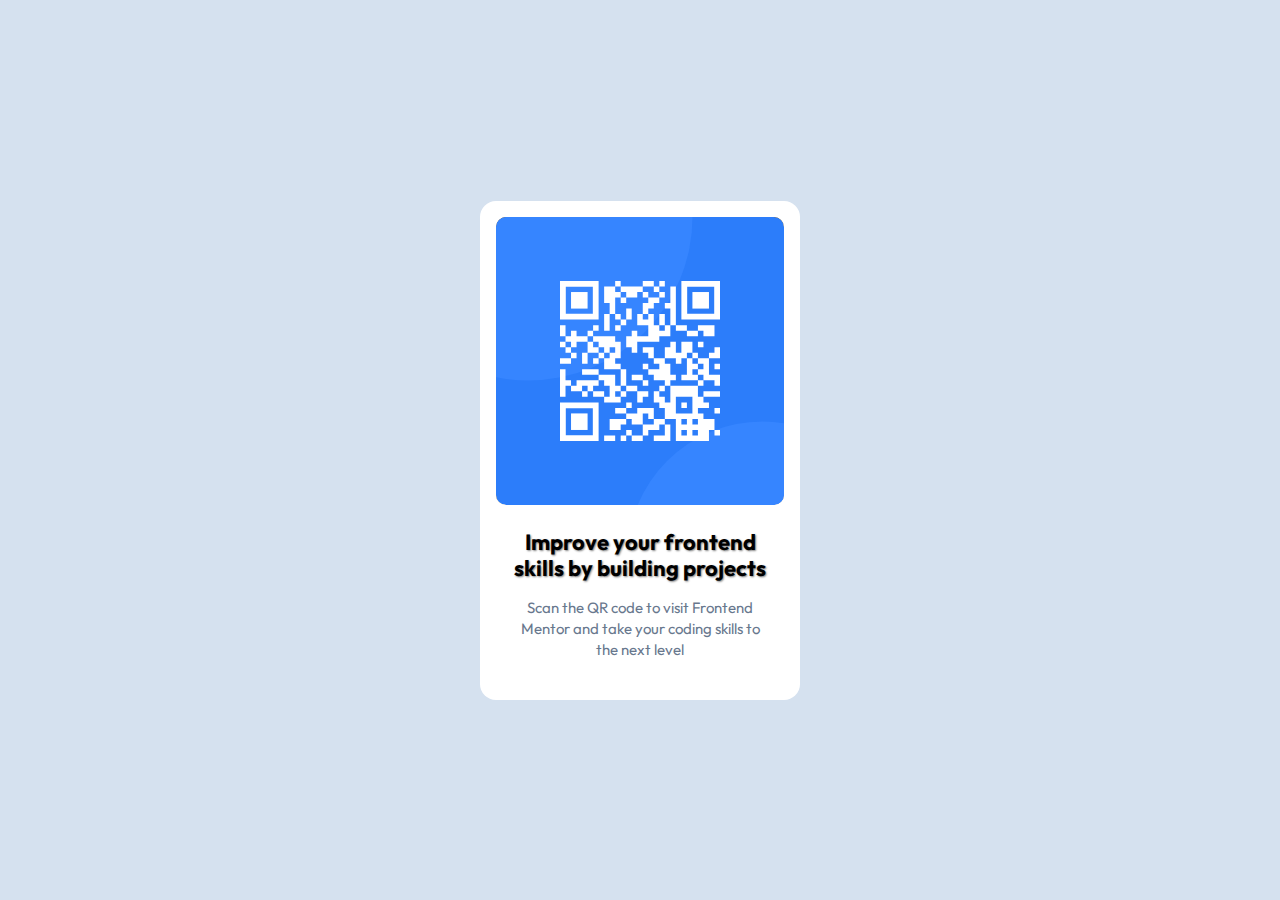
<file: Projects/index.html>
<!DOCTYPE html>
<html lang="en">
<head>
    <link rel="preconnect" href="https://fonts.googleapis.com">
    <link rel="preconnect" href="https://fonts.gstatic.com" crossorigin>

    <meta charset="UTF-8">
    <meta name="viewport" content="width=device-width, initial-scale=1.0">
    <title>Acess this QR-code to know who we are!</title>
    <link href="https://fonts.googleapis.com/css2?family=Outfit:wght@100..900&display=swap" rel="stylesheet">
    <link rel="stylesheet" href="Styles/style.css">
</head>
<body>
    <main>
        <div class="container">
            <img src="./assets/QR Image.svg" alt="qr-code img">

            <div class="text-box">
                <h1>
                    Improve your frontend skills by building projects
                </h1>
                <p>
                    Scan the QR code to visit Frontend Mentor and take your coding skills to the next level
                </p>
            </div>
        </div>
    </main>
</body>
</html>
</file>
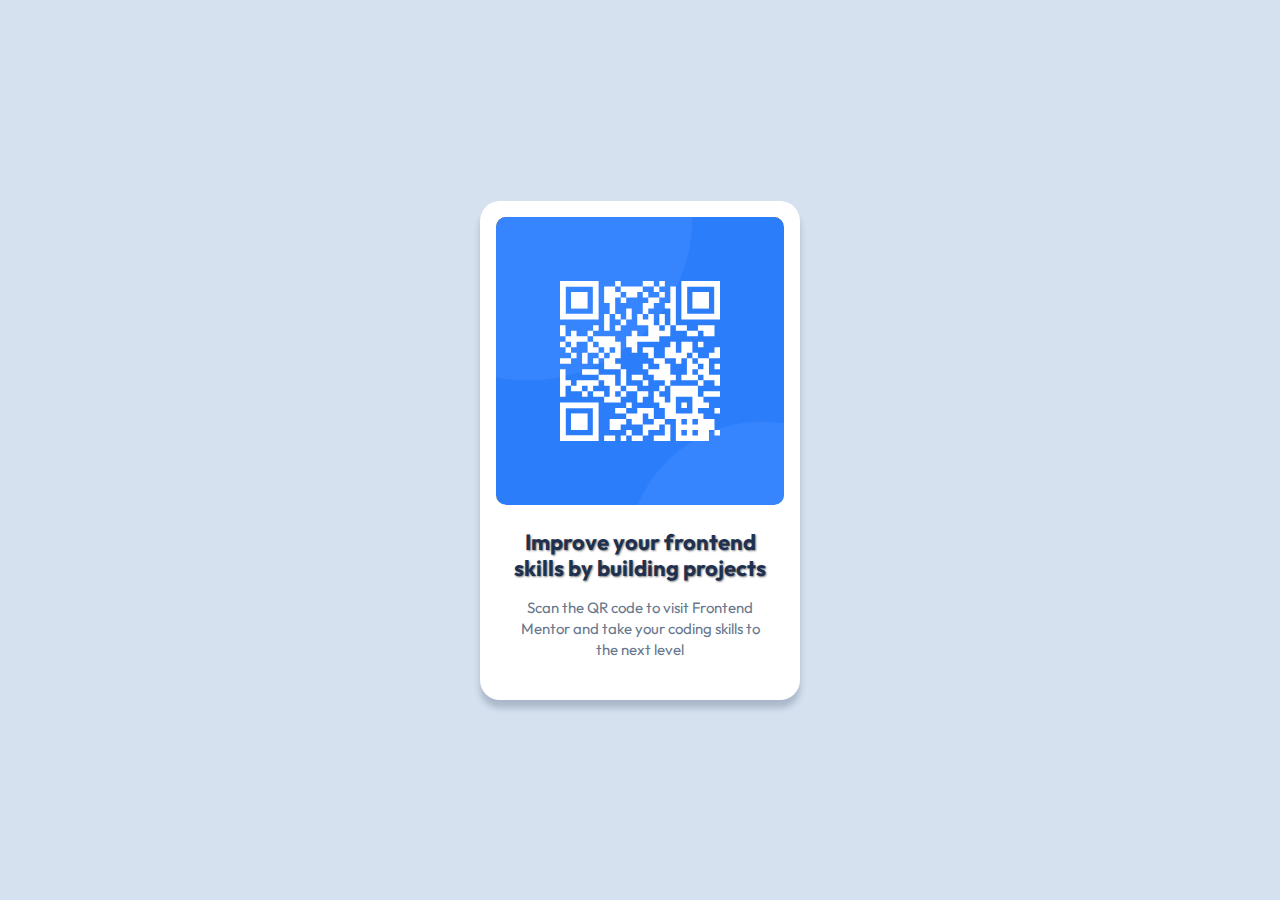
<file: QR-code/index.html>
<!DOCTYPE html>
<html lang="en">
<head>
    <link rel="preconnect" href="https://fonts.googleapis.com">
    <link rel="preconnect" href="https://fonts.gstatic.com" crossorigin>

    <meta charset="UTF-8">
    <meta name="viewport" content="width=device-width, initial-scale=1.0">
    <title>Acess this QR-code to know who we are!</title>
    <link href="https://fonts.googleapis.com/css2?family=Outfit:wght@100..900&display=swap" rel="stylesheet">
    <link rel="stylesheet" href="./Styles/style.css">
</head>
<body>
    <main>
        <div class="container">
            <img src="./assets/QR Image.svg" alt="qr-code img">

            <div class="text-box">
                <h1>
                    Improve your frontend skills by building projects
                </h1>
                <p>
                    Scan the QR code to visit Frontend Mentor and take your coding skills to the next level
                </p>
            </div>
        </div>
    </main>
</body>
</html>
</file>
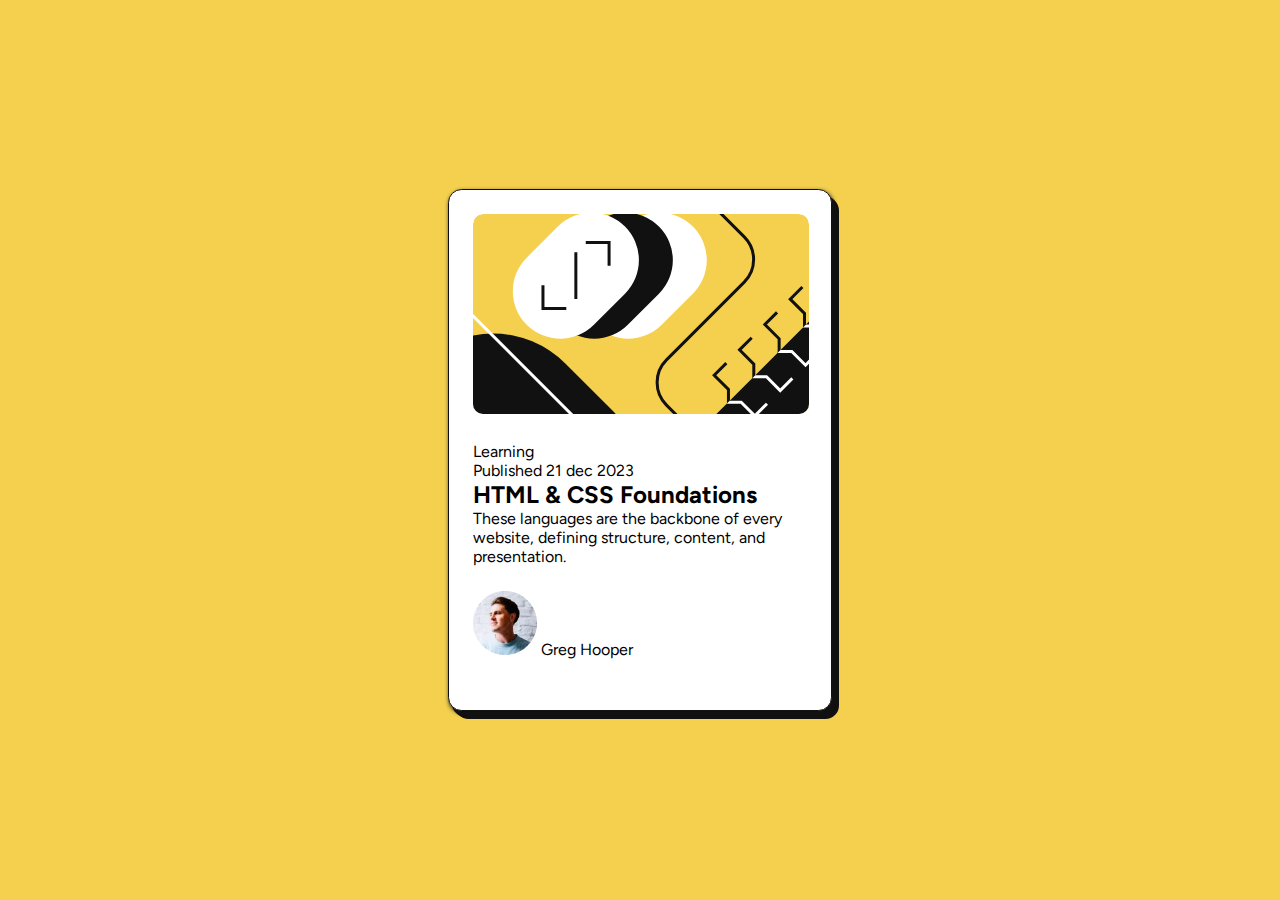
<file: Projects/Blog-card/index.html>
<!DOCTYPE html>
<html lang="en">
<head>
    <link rel="preconnect" href="https://fonts.googleapis.com">
    <link rel="preconnect" href="https://fonts.gstatic.com" crossorigin>

    <meta charset="UTF-8">
    <meta name="viewport" content="width=device-width, initial-scale=1.0">
    <title>Frontend Mentor blog card</title>
    <link rel="stylesheet" href="Styles/style.css">
    <link rel="shortcut icon" href="./assets/favicon-32x32.png" type="image/x-icon">

    <link href="https://fonts.googleapis.com/css2?family=Figtree:ital,wght@0,300..900;1,300..900&display=swap" rel="stylesheet">
</head>
<body>
    <main>
        <div class="card-container">
            <section class="top-section">
                <picture>
                    <source media="(min-width: 376px)" srcset="./assets/Blog-Image-desktop.svg" type="image/svg+xml">

                    <source media="(max-width: 375px)" srcset="./assets/Blog-Image-mobile.svg" type="image/svg+xml">
                    <img src="./assets/Blog-Image-mobile.svg" alt="Card hero image">
                </picture>
            </section>

            <section class="middle-section">
                <p>Learning</p>
                <p>Published 21 dec 2023</p>
                <h2>HTML & CSS Foundations</h2>
                <p>These languages are the backbone of every website, defining structure, content, and presentation.</p>
            </section>

            <section class="bottom-section">
                <img src="./assets/image-avatar.webp" alt="Avatar of the author">
                <span>Greg Hooper</span>
            </section>
        </div>
    </main>
</body>
</html>
</file>
<file: Projects/Styles/style.css>
* { 
    margin: 0;
    padding: 0;
    box-sizing: border-box;
}

body {
    display: flex;
    justify-content: center;
    align-items: center;
    margin: auto;
    max-width: max-content;
    height: 100vh;
    background-color: #d5e1ef;
    font-family: 'Outfit', sans-serif;
}

main {
    display: flex;
    

    & .container {
        display: flex;
        flex-direction: column;
        gap: 1.5rem;

        height: 499px;
        width: 320px;

        padding-inline: 1rem;
        padding-block: 1rem 2.5rem;

        background-color: white;
        border-radius: 1rem;

        & img {
            box-shadow:
            inset 0 1px 2px #00000030,
            inset 0 1px 2px #00000015,
            inset 0 2px 4px #00000040,
            inset 1px 2px 4px #00000080;
            border-radius: 10px;
            
        }

        & .text-box {
            display: flex;
            flex-direction: column;
            gap: 1rem;
            text-align: center;
            height: 100%;

            padding-inline: 1rem;

            & h1 {
                text-shadow: 1px 1px 2px #0000007e;
                font-size: 1.375rem;
                
                line-height: 120%;
            }

            & p {
                font-size: 0.938rem;
                line-height: 140%;
                color: #68778D;
            }
        }

    }
}
</file>
<file: QR-code/Styles/style.css>
* { 
    margin: 0;
    padding: 0;
    box-sizing: border-box;
}

body {
    display: flex;
    justify-content: center;
    align-items: center;
    margin: auto;
    max-width: max-content;
    height: 100vh;
    background-color: #d5e1ef;
    font-family: 'Outfit', sans-serif;
}

main {
    display: flex;
    

    & .container {
        display: flex;
        flex-direction: column;
        gap: 1.5rem;

        height: 499px;
        width: 320px;

        padding-inline: 1rem;
        padding-block: 1rem 2.5rem;

        background-color: white;
        box-shadow: 0px 8px 6px #1f314f3a;
        border-radius: 1.25rem;

        & img {
            box-shadow:
            inset 0 1px 2px #00000030,
            inset 0 1px 2px #00000015,
            inset 0 2px 4px #00000040,
            inset 1px 2px 4px #00000080;
            border-radius: 10px;
            
        }

        & .text-box {
            display: flex;
            flex-direction: column;
            gap: 1rem;
            text-align: center;
            height: 100%;

            padding-inline: 1rem;

            & h1 {
                text-shadow: 1px 1px 2px #0000007e;
                font-size: 1.375rem;
                color: #1F314F;
                
                line-height: 120%;
            }

            & p {
                font-size: 0.938rem;
                line-height: 140%;
                color: #68778D;
            }
        }

    }
}
</file>
<file: Projects/Blog-card/Styles/style.css>
* { margin: 0; padding: 0; box-sizing: border-box;}

:root {
    --primary-color: #F4D04E;
    --secondary-color: #FFFFFF;

    --darkgray-color: #111111;
    --lightgray-color: #6B6B6B;

    --shadow-lg: 
    1px 2px 4px #111111,
    4px 6px #111111,
    6px 7px #111111,
    7px 8px #111111;
}

body {
    display: flex;
    justify-content: center;
    align-items: center;
    height: 100dvh;
    
    background-color: var(--primary-color);
    font-family: 'Figtree', cursive;
}

main {
    width: 100%;
    height: auto;
}

@media (max-width: 376px) {
    
    main {
        padding: 1.5rem;
    }
    .card-container {
        background-color: var(--lightgray-color);
        
        max-width: 20.438rem;
    }
}



.card-container {
    display: flex;
    flex-direction: column;
    gap: 1.5rem;

    width: 100%;
    max-width: 24rem;
    height: 32.625rem;
    margin: 0 auto;
    padding-block: 1.5rem;
    padding-inline: 1.5rem;
    border: 1px solid var(--darkgray-color);
    border-radius: 0.85rem;
    box-shadow: var(--shadow-lg);
    background-color: var(--secondary-color);
}
</file>
